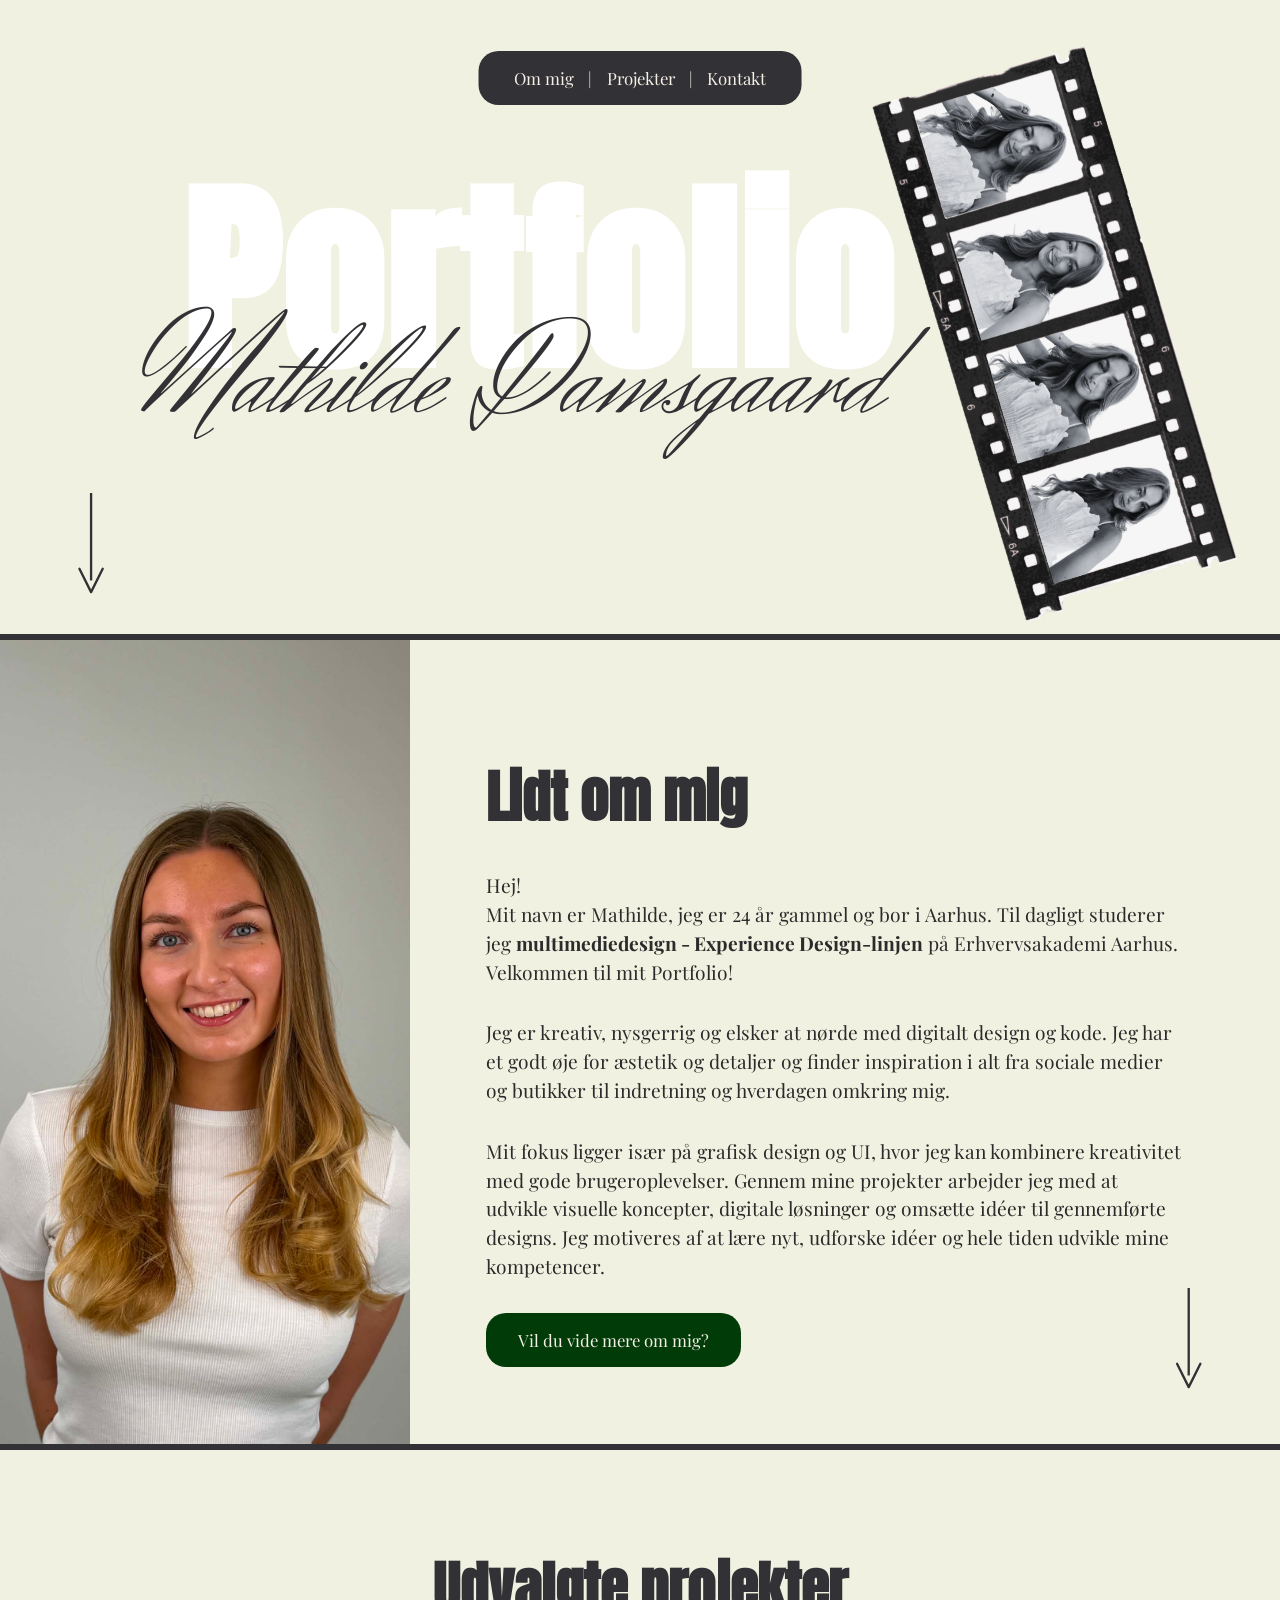
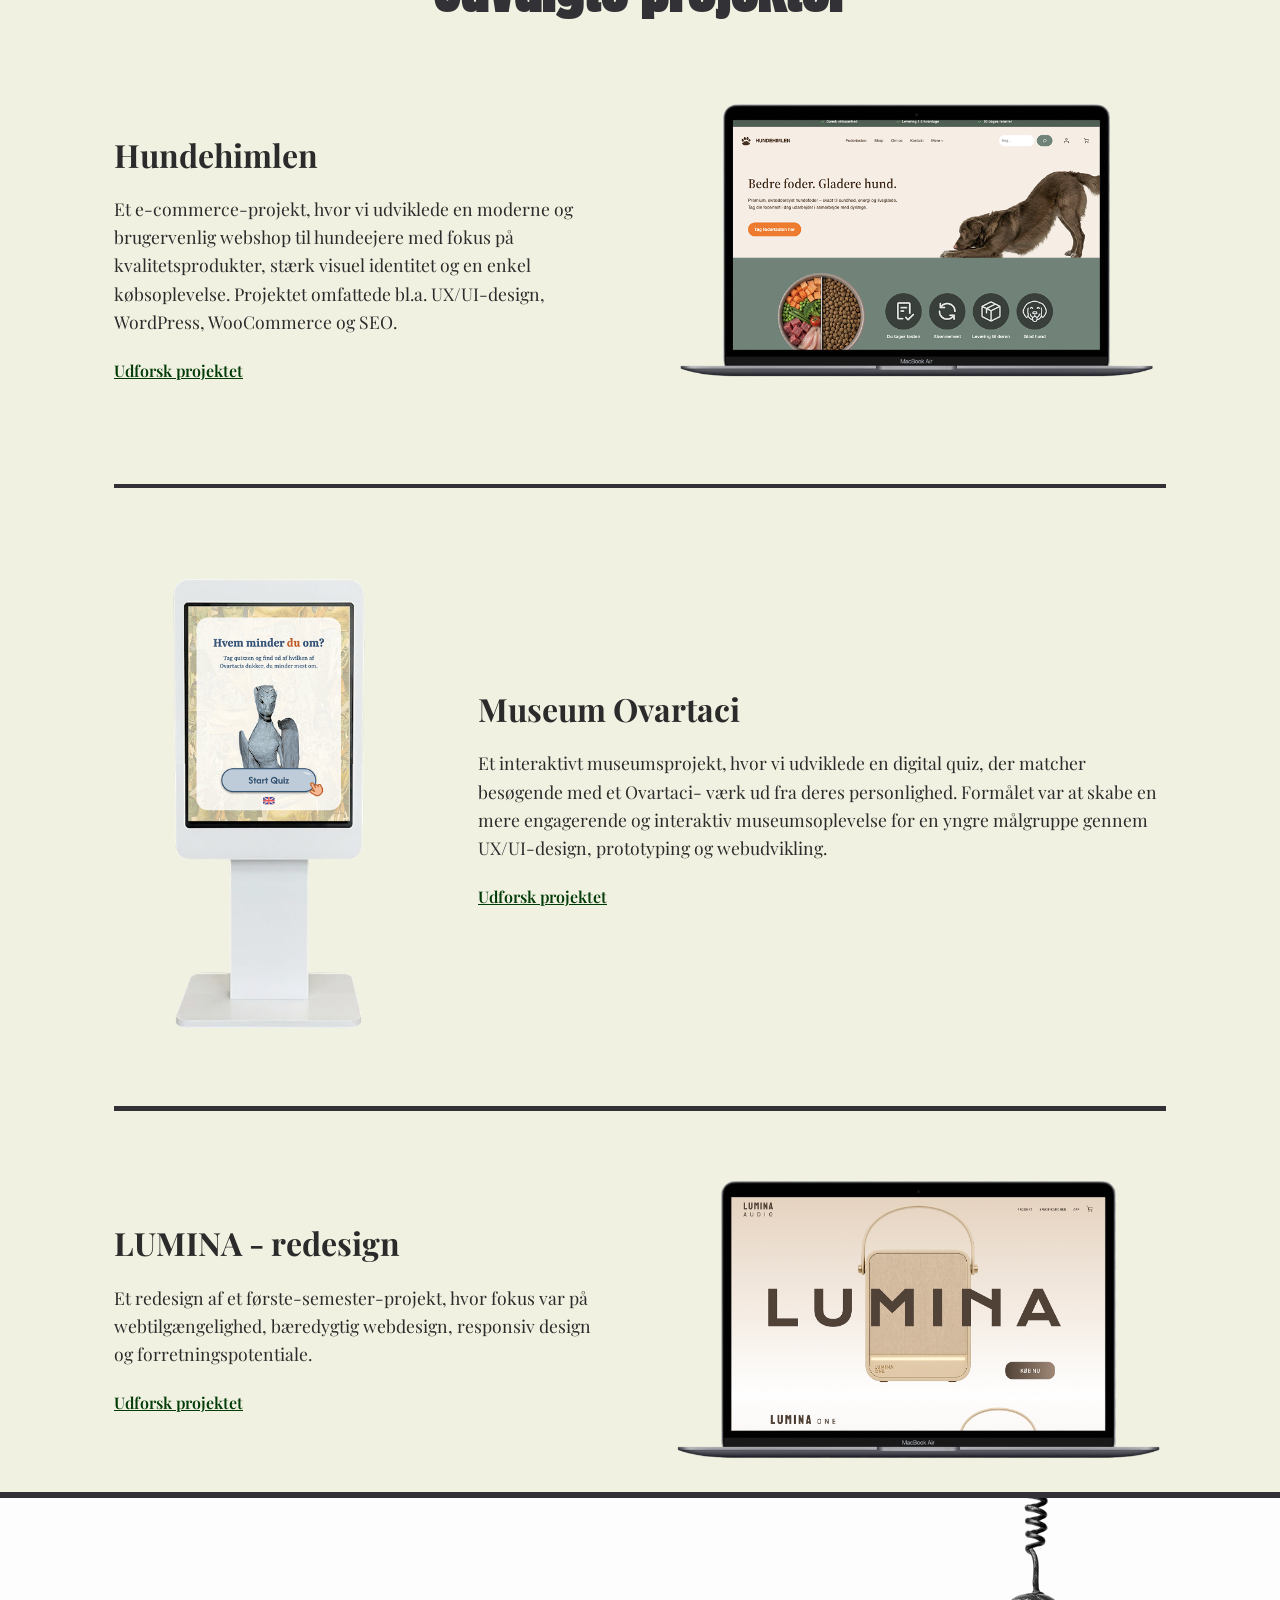
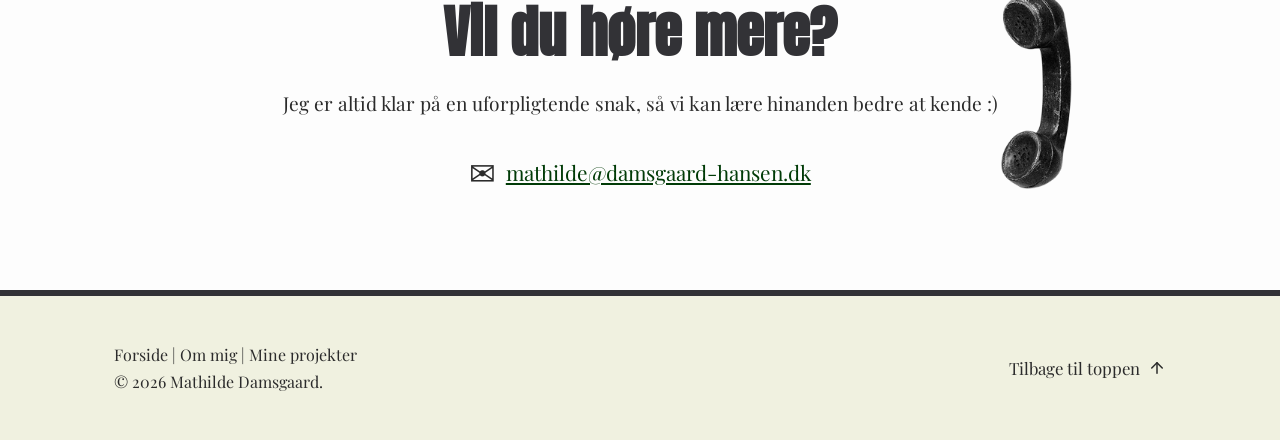
<file: index.html>
<!doctype html>
<html lang="da">
  <head>
    <meta charset="UTF-8" />
    <meta name="viewport" content="width=device-width, initial-scale=1.0" />
    <title>Mathilde Damsgaard | Portfolio</title>

    <!-- Google Fonts: Anton til "PORTFOLIO", Herr Von Muellerhoff til navnet (script), Playfair Display til brødtekst -->
    <link rel="preconnect" href="https://fonts.googleapis.com" />
    <link rel="preconnect" href="https://fonts.gstatic.com" crossorigin />
    <link
      href="https://fonts.googleapis.com/css2?family=Anton&family=Herr+Von+Muellerhoff&family=Playfair+Display:ital,wght@0,400;0,600;1,400&display=swap"
      rel="stylesheet"
    />

    <link rel="stylesheet" href="css/style.css" />
  </head>
  <body>
    <header class="hero" id="top">
      <!-- Navigation -->
      <nav class="hero__nav">
        <a href="ommig.html">Om mig</a>
        <span class="hero__nav-divider">|</span>
        <a href="index.html#projekter">Projekter</a>
        <span class="hero__nav-divider">|</span>
        <a href="index.html#kontakt">Kontakt</a>
      </nav>

      <!-- Baggrundstekst -->
      <h1 class="hero__background-text">Portfolio</h1>

      <!-- Navn i script-font, ligger ovenpå baggrundsteksten -->
      <h2 class="hero__name">Mathilde Damsgaard</h2>

      <!-- Filmstrip-billede -->
      <div class="hero__filmstrip">
        <img src="img/filmstrip.png" alt="Filmstrip med billeder af mig" />
      </div>

      <!-- Pil der peger ned mod næste sektion -->
      <a
        href="index.html#projekter"
        class="hero__scroll-arrow"
        aria-label="Scroll ned til projekter"
      >
        <svg
          width="32"
          height="120"
          viewBox="0 0 24 90"
          xmlns="http://www.w3.org/2000/svg"
        >
          <line
            x1="12"
            y1="0"
            x2="12"
            y2="75"
            stroke="currentColor"
            stroke-width="2"
          />
          <polyline
            points="2,65 12,85 22,65"
            fill="none"
            stroke="currentColor"
            stroke-width="2"
            stroke-linecap="round"
            stroke-linejoin="round"
          />
        </svg>
      </a>

      <!-- Streg i bunden -->
      <div class="hero__divider"></div>
    </header>

    <!-- Intro-sektion under hero -->
    <section class="intro">
      <div class="intro__image">
        <img src="img/damsgaard.jpeg" alt="Mathilde Damsgaard" />
      </div>

      <div class="intro__content">
        <h2 class="projects__title projects__title__mig">Lidt om mig</h2>
        <p class="intro__text">
          Hej!<br />
          Mit navn er Mathilde, jeg er 24 år gammel og bor i Aarhus. Til dagligt
          studerer jeg
          <strong>multimediedesign - Experience Design-linjen</strong> på
          Erhvervsakademi Aarhus. Velkommen til mit Portfolio!
        </p>
        <p class="intro__text">
          Jeg er kreativ, nysgerrig og elsker at nørde med digitalt design og
          kode. Jeg har et godt øje for æstetik og detaljer og finder
          inspiration i alt fra sociale medier og butikker til indretning og
          hverdagen omkring mig.
        </p>
        <p class="intro__text">
          Mit fokus ligger især på grafisk design og UI, hvor jeg kan kombinere
          kreativitet med gode brugeroplevelser. Gennem mine projekter arbejder
          jeg med at udvikle visuelle koncepter, digitale løsninger og omsætte
          idéer til gennemførte designs. Jeg motiveres af at lære nyt, udforske
          idéer og hele tiden udvikle mine kompetencer.
        </p>
        <a href="ommig.html" class="intro__button">Vil du vide mere om mig?</a>
      </div>

      <a
        href="index.html#projekter"
        class="intro__scroll-arrow"
        aria-label="Scroll ned til projekter"
      >
        <svg
          width="34"
          height="120"
          viewBox="0 0 24 90"
          xmlns="http://www.w3.org/2000/svg"
        >
          <line
            x1="12"
            y1="0"
            x2="12"
            y2="75"
            stroke="currentColor"
            stroke-width="2"
          />
          <polyline
            points="2,65 12,85 22,65"
            fill="none"
            stroke="currentColor"
            stroke-width="2"
            stroke-linecap="round"
            stroke-linejoin="round"
          />
        </svg>
      </a>
      <!-- Rød streg i bunden -->
      <div class="hero__divider"></div>
    </section>

    <!-- Projekt-sektion lige under hero -->
    <section class="projects" id="projekter">
      <h2 class="projects__title">Udvalgte projekter</h2>

      <!-- Projekt 1: tekst venstre, billede højre -->
      <div class="project-row project-row--reverse">
        <div class="project-row__image fly-in-left">
          <img
            src="img/hundehimlen-mockup.png"
            alt="Hundehimlen webshop vist på en bærbar computer"
          />
        </div>
        <div class="project-row__text">
          <h3 class="project-row__title">Hundehimlen</h3>
          <p class="project-row__desc">
            Et e-commerce-projekt, hvor vi udviklede en moderne og brugervenlig
            webshop til hundeejere med fokus på kvalitetsprodukter, stærk visuel
            identitet og en enkel købsoplevelse. Projektet omfattede bl.a.
            UX/UI-design, WordPress, WooCommerce og SEO.
          </p>
          <a href="hundehimlen.html" class="project-row__link"
            >Udforsk projektet</a
          >
        </div>
      </div>

      <div class="projects__divider"></div>

      <!-- Projekt 2: billede venstre, tekst højre -->
      <div class="project-row">
        <div class="project-row__image project-row__image--small fly-in-right">
          <img
            src="img/museum-ovartaci-mockup.png"
            alt="Museum Ovartaci quiz vist på en infoskærm"
          />
        </div>
        <div class="project-row__text">
          <h3 class="project-row__title">Museum Ovartaci</h3>
          <p class="project-row__desc">
            Et interaktivt museumsprojekt, hvor vi udviklede en digital quiz,
            der matcher besøgende med et Ovartaci- værk ud fra deres
            personlighed. Formålet var at skabe en mere engagerende og
            interaktiv museumsoplevelse for en yngre målgruppe gennem
            UX/UI-design, prototyping og webudvikling.
          </p>
          <a href="ovartaci.html" class="project-row__link"
            >Udforsk projektet</a
          >
        </div>
      </div>

      <div class="projects__divider"></div>

      <!-- Projekt 1: tekst venstre, billede højre -->
      <div class="project-row project-row--reverse">
        <div class="project-row__image fly-in-left">
          <img
            src="img/lumina-mockup.png"
            alt="LUMINA webshop vist på en bærbar computer"
          />
        </div>
        <div class="project-row__text">
          <h3 class="project-row__title">LUMINA - redesign</h3>
          <p class="project-row__desc">
            Et redesign af et første-semester-projekt, hvor fokus var på
            webtilgængelighed, bæredygtig webdesign, responsiv design og
            forretningspotentiale.
          </p>
          <a href="lumina.html" class="project-row__link">Udforsk projektet</a>
        </div>
      </div>
    </section>

    <!-- Kontakt-sektion nederst på forsiden -->
    <section class="contact-cta" id="kontakt">
      <div class="contact-cta__inner">
        <div class="contact-cta__content">
          <h2 class="contact-cta__title">Vil du høre mere?</h2>

          <p class="contact-cta__text">
            Jeg er altid klar på en uforpligtende snak, så vi kan lære hinanden
            bedre at kende :)
          </p>

          <p class="contact-cta__mail-row">
            <span class="contact-cta__icon">&#9993;</span>
            <a
              href="mailto:mathilde@damsgaard-hansen.dk"
              class="contact-cta__link"
            >
              mathilde@damsgaard-hansen.dk
            </a>
          </p>
        </div>
      </div>

      <!-- Telefon: hænger fast på den grå linje øverst i sektionen -->
      <img
        src="img/telefon.png"
        alt="Illustration af gammeldags telefonrør"
        class="contact-cta__phone"
      />
      <div class="hero__divider"></div>
      <div class="hero__divider"></div>
    </section>

    <footer class="footer">
      <!-- Venstre side -->
      <div class="footer__left">
        <p class="footer__nav">
          <a href="index.html">Forside</a> | <a href="ommig.html">Om mig</a> |
          <a href="hundehimlen.html">Mine projekter</a>
        </p>
        <p>&copy; 2026 Mathilde Damsgaard.</p>
      </div>

      <!-- Højre side: Tilbage til toppen -->
      <a href="#" class="back-to-top-inline">
        Tilbage til toppen
        <svg
          xmlns="http://www.w3.org/2000/svg"
          viewBox="0 0 24 24"
          fill="none"
          stroke="currentColor"
          stroke-width="2"
          stroke-linecap="round"
          stroke-linejoin="round"
        >
          <line x1="12" y1="19" x2="12" y2="5"></line>
          <polyline points="5 12 12 5 19 12"></polyline>
        </svg>
      </a>
    </footer>

    <script>
      // Observerer billederne og tilføjer "is-visible" når de scrolles ind i skærmbilledet
      const flyInElements = document.querySelectorAll(
        ".fly-in-left, .fly-in-right",
      );

      const observer = new IntersectionObserver(
        (entries) => {
          entries.forEach((entry) => {
            if (entry.isIntersecting) {
              entry.target.classList.add("is-visible");
              observer.unobserve(entry.target); // kør kun animationen én gang
            }
          });
        },
        {
          threshold: 0.2, // starter når 20% af billedet er synligt
        },
      );

      flyInElements.forEach((el) => observer.observe(el));
    </script>
  </body>
</html>
</file>
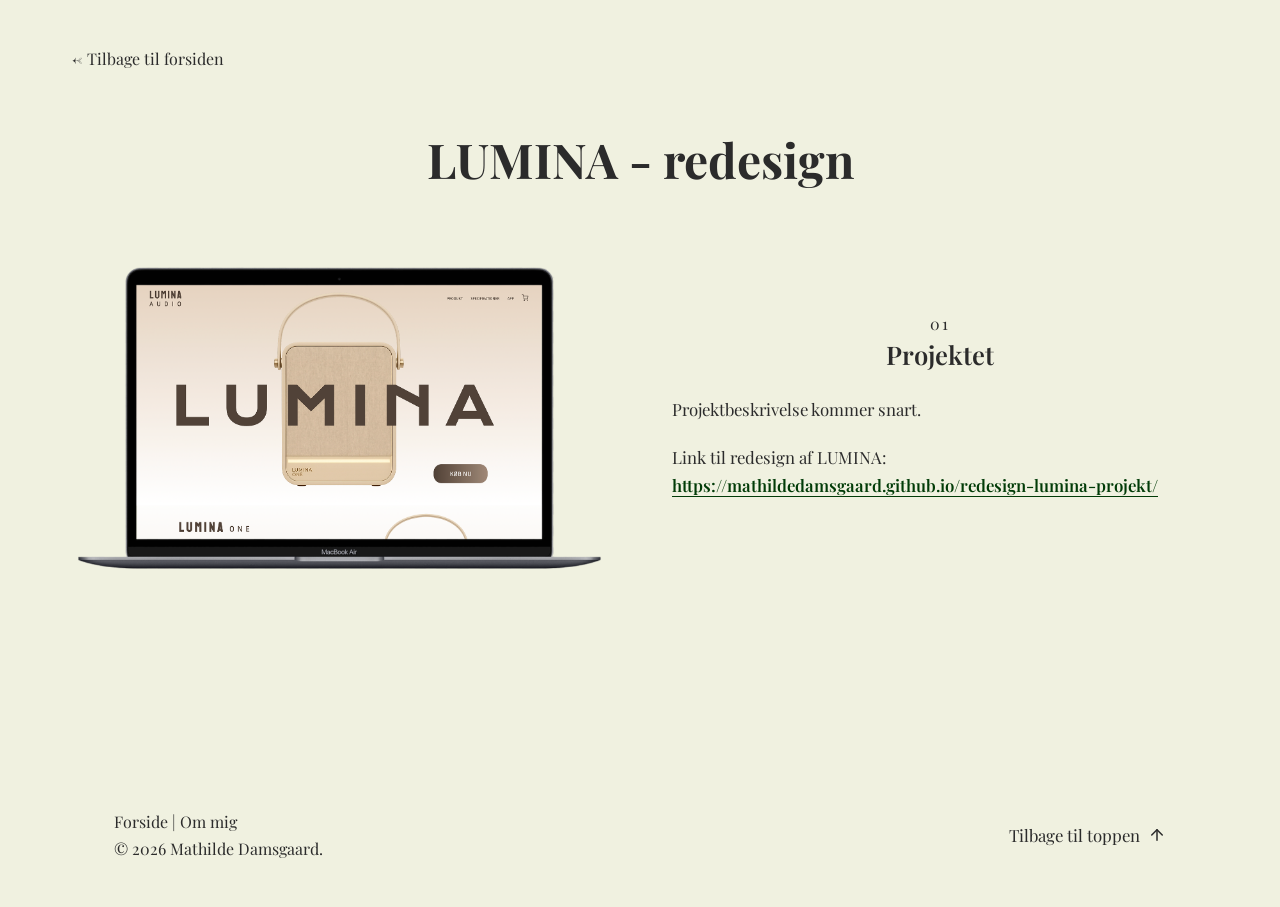
<file: lumina.html>
<!doctype html>
<html lang="da">
  <head>
    <meta charset="UTF-8" />
    <meta name="viewport" content="width=device-width, initial-scale=1.0" />
    <title>LUMINA - redesign | Mathilde Damsgaard</title>

    <link rel="preconnect" href="https://fonts.googleapis.com" />
    <link rel="preconnect" href="https://fonts.gstatic.com" crossorigin />
    <link
      href="https://fonts.googleapis.com/css2?family=Anton&family=Fredoka:wght@600;700&family=Mrs+Saint+Delafield&family=Playfair+Display:ital,wght@0,400;0,600;1,400&display=swap"
      rel="stylesheet"
    />
    <link rel="stylesheet" href="css/style.css" />
  </head>

  <body>
    <main class="case-study" id="top">
      <!-- Link tilbage -->
      <a href="index.html#projekter" class="bio__back"
        >&larr; Tilbage til forsiden</a
      >

      <!-- ===== LUMINA overskrift ===== -->
      <h1 class="project-case__title">LUMINA - redesign</h1>

      <!-- ===== 01 Projektet ===== -->
      <section class="case-row">
        <div class="case-row__image">
          <img
            src="img/lumina-mockup.png"
            alt="LUMINA webshop vist på en bærbar computer"
            class="case-img case-img--laptop"
          />
        </div>
        <div class="case-row__text">
          <div class="case-row__heading">
            <p class="case-row__number">01</p>
            <h2 class="case-row__title">Projektet</h2>
          </div>
          <p class="case-row__desc">Projektbeskrivelse kommer snart.</p>
          <p class="case-row__desc">
            Link til redesign af LUMINA:
            <a
              href="https://mathildedamsgaard.github.io/redesign-lumina-projekt/"
              class="case-row__link"
              target="_blank"
              rel="noopener noreferrer"
              >https://mathildedamsgaard.github.io/redesign-lumina-projekt/</a
            >
          </p>
        </div>
      </section>
    </main>

    <!-- Footer -->
    <footer class="footer">
      <div class="footer__left">
        <p class="footer__nav">
          <a href="index.html">Forside</a> | <a href="ommig.html">Om mig</a>
        </p>
        <p>&copy; 2026 Mathilde Damsgaard.</p>
      </div>

      <a href="#top" class="back-to-top-inline">
        Tilbage til toppen
        <svg
          xmlns="http://www.w3.org/2000/svg"
          viewBox="0 0 24 24"
          fill="none"
          stroke="currentColor"
          stroke-width="2"
          stroke-linecap="round"
          stroke-linejoin="round"
        >
          <line x1="12" y1="19" x2="12" y2="5"></line>
          <polyline points="5 12 12 5 19 12"></polyline>
        </svg>
      </a>
    </footer>
  </body>
</html>
</file>
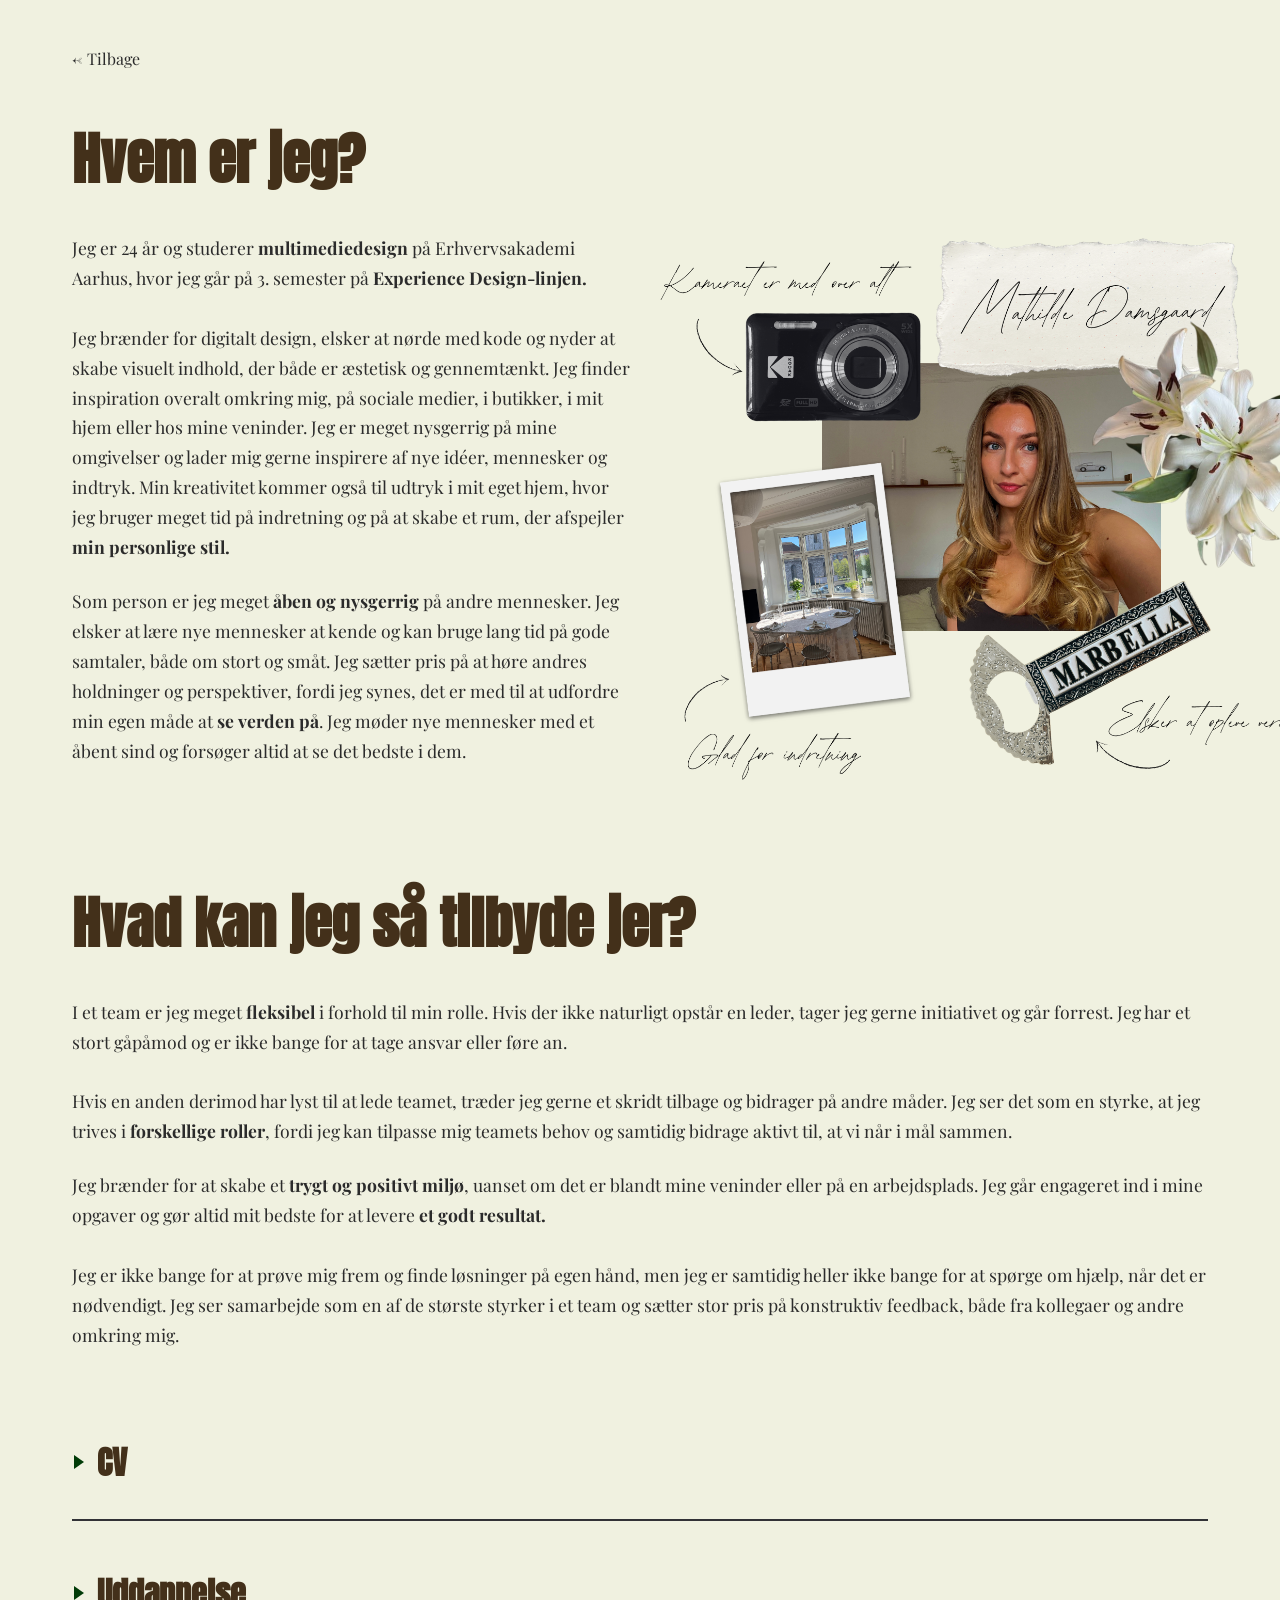
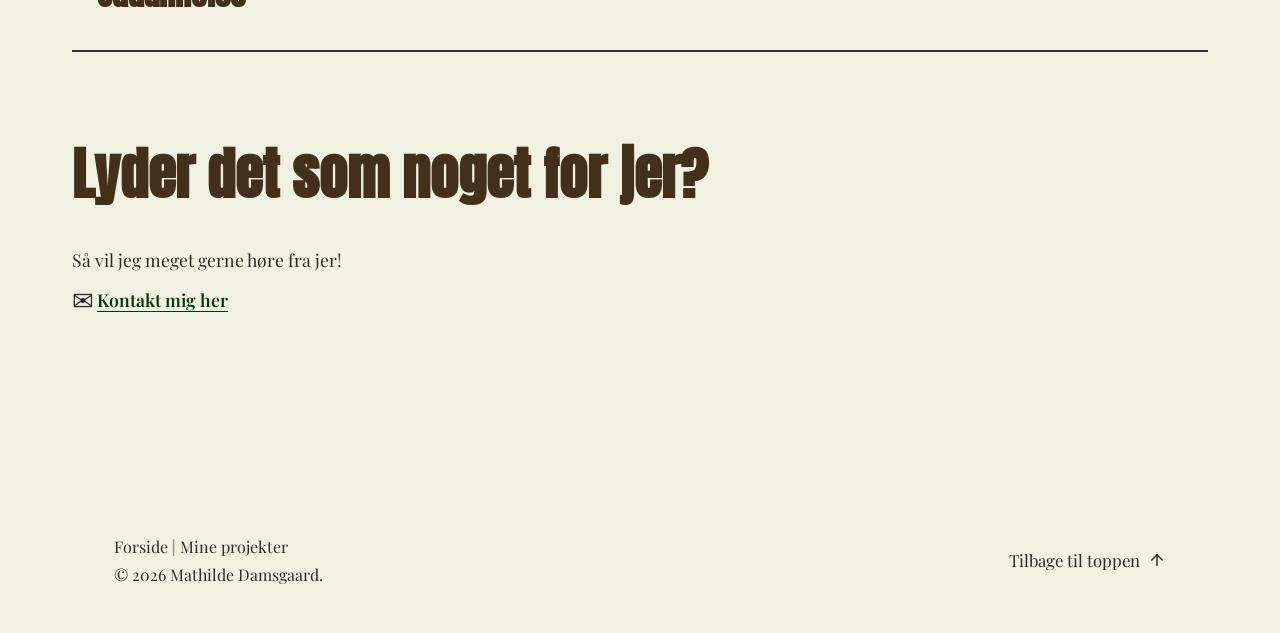
<file: ommig.html>
<!doctype html>
<html lang="da">
  <head>
    <meta charset="UTF-8" />
    <meta name="viewport" content="width=device-width, initial-scale=1.0" />
    <title>Om mig | Mathilde Damsgaard</title>

    <link rel="preconnect" href="https://fonts.googleapis.com" />
    <link rel="preconnect" href="https://fonts.gstatic.com" crossorigin />
    <link
      href="https://fonts.googleapis.com/css2?family=Anton&family=Fredoka:wght@600;700&family=Mrs+Saint+Delafield&family=Playfair+Display:ital,wght@0,400;0,600;1,400&display=swap"
      rel="stylesheet"
    />

    <link rel="stylesheet" href="css/style.css" />
  </head>
  <body>
    <main class="bio">
      <!-- Link tilbage til forsiden -->
      <a href="index.html" class="bio__back">&larr; Tilbage</a>

      <!-- ===== Hvem er jeg ===== -->
      <section class="bio-section">
        <h2 class="bio-section__title">Hvem er jeg?</h2>

        <div class="bio-section__body">
          <div class="bio-section__text">
            <p>
              Jeg er 24 år og studerer <strong>multimediedesign</strong> på
              Erhvervsakademi Aarhus, hvor jeg går på 3. semester på
              <strong>Experience Design-linjen.</strong><br /><br />
              Jeg brænder for digitalt design, elsker at nørde med kode og nyder
              at skabe visuelt indhold, der både er æstetisk og gennemtænkt. Jeg
              finder inspiration overalt omkring mig, på sociale medier, i
              butikker, i mit hjem eller hos mine veninder. Jeg er meget
              nysgerrig på mine omgivelser og lader mig gerne inspirere af nye
              idéer, mennesker og indtryk. Min kreativitet kommer også til
              udtryk i mit eget hjem, hvor jeg bruger meget tid på indretning og
              på at skabe et rum, der afspejler
              <strong>min personlige stil.</strong>
            </p>
            <p>
              Som person er jeg meget <strong>åben og nysgerrig</strong> på
              andre mennesker. Jeg elsker at lære nye mennesker at kende og kan
              bruge lang tid på gode samtaler, både om stort og småt. Jeg sætter
              pris på at høre andres holdninger og perspektiver, fordi jeg
              synes, det er med til at udfordre min egen måde at
              <strong>se verden på</strong>. Jeg møder nye mennesker med et
              åbent sind og forsøger altid at se det bedste i dem.
            </p>
          </div>

          <div class="bio-section__photos bio-section__photos--single">
            <img
              src="img/detaljer.png"
              alt="Billede af mig ved en Expo stand"
              class="bio-photo-detaljer"
            />
          </div>
        </div>
      </section>

      <!-- ===== Hvad kan jeg tilbyde ===== -->
      <section class="bio-section">
        <h2 class="bio-section__title">Hvad kan jeg så tilbyde jer?</h2>

        <div class="bio-section__body">
          <div class="bio-section__text">
            <p>
              I et team er jeg meget <strong>fleksibel</strong> i forhold til
              min rolle. Hvis der ikke naturligt opstår en leder, tager jeg
              gerne initiativet og går forrest. Jeg har et stort gåpåmod og er
              ikke bange for at tage ansvar eller føre an.<br /><br />
              Hvis en anden derimod har lyst til at lede teamet, træder jeg
              gerne et skridt tilbage og bidrager på andre måder. Jeg ser det
              som en styrke, at jeg trives i
              <strong>forskellige roller</strong>, fordi jeg kan tilpasse mig
              teamets behov og samtidig bidrage aktivt til, at vi når i mål
              sammen.
            </p>
            <p>
              Jeg brænder for at skabe et
              <strong>trygt og positivt miljø</strong>, uanset om det er blandt
              mine veninder eller på en arbejdsplads. Jeg går engageret ind i
              mine opgaver og gør altid mit bedste for at levere
              <strong>et godt resultat.</strong><br /><br />
              Jeg er ikke bange for at prøve mig frem og finde løsninger på egen
              hånd, men jeg er samtidig heller ikke bange for at spørge om
              hjælp, når det er nødvendigt. Jeg ser samarbejde som en af de
              største styrker i et team og sætter stor pris på konstruktiv
              feedback, både fra kollegaer og andre omkring mig.
            </p>
          </div>

          <!-- <div class="bio-section__photos bio-section__photos--single">
            <img
              src="img/expobillede.png"
              alt="Billede af mig ved en Expo stand"
              class="bio-photo"
            />
          </div> -->
        </div>
      </section>

      <!-- ===== CV & Uddannelse ===== -->
      <section class="bio-section">
        <details class="accordion">
          <summary class="accordion__summary">
            <span class="accordion__arrow"></span> CV
          </summary>
          <div class="accordion__content">
            <div class="cv-item">
              <p class="cv-item__title">Butiksansvarlig – De 5 Gaarde</p>
              <p class="cv-item__date">December 2024 (pop-up butik)</p>
            </div>
            <div class="cv-item">
              <p class="cv-item__title">Produktionsmedarbejder – Alma by G</p>
              <p class="cv-item__date">
                Maj 2024 – Juni 2024 og Januar 2025 – April 2025
              </p>
            </div>
            <div class="cv-item">
              <p class="cv-item__title">
                Pædagogmedhjælper – Landsbyordningen Ejer Bavnehøj
              </p>
              <p class="cv-item__date">August 2022 – August 2025</p>
            </div>
            <div class="cv-item">
              <p class="cv-item__title">Tjener – Restaurant Pynten</p>
              <p class="cv-item__date">Maj 2021 – November 2022</p>
            </div>
            <div class="cv-item">
              <p class="cv-item__title">
                Opvasker – Landsbyordningen Ejer Bavnehøj
              </p>
              <p class="cv-item__date">2019 – 2022</p>
            </div>
            <div class="cv-item">
              <p class="cv-item__title">
                Butiksassistent – Daglig Brugsen Tebstrup
              </p>
              <p class="cv-item__date">2017 – 2018</p>
            </div>
            <a
              href="img/CV - Mathilde Damsgaard.pdf"
              class="case-row__link"
              target="_blank"
              rel="noopener noreferrer"
            >
              Se mit CV her
            </a>
          </div>
        </details>

        <div class="accordion__divider"></div>

        <details class="accordion">
          <summary class="accordion__summary">
            <span class="accordion__arrow"></span> Uddannelse
          </summary>
          <div class="accordion__content">
            <div class="cv-item">
              <p class="cv-item__title">Erhvervsakademiet Aarhus</p>
              <p class="cv-item__date">2025 – nu</p>
            </div>
            <div class="cv-item">
              <p class="cv-item__title">
                Skanderborg Gymnasium – Samfundsfag A / Matematik A
              </p>
              <p class="cv-item__date">2019 – 2022</p>
            </div>
            <div class="cv-item">
              <p class="cv-item__title">Nørre Åby Efterskole</p>
              <p class="cv-item__date">2018 – 2019</p>
            </div>
            <div class="cv-item">
              <p class="cv-item__title">
                Ejer Bavnehøj Skolen og Niels Ebbesen Skolen
              </p>
              <p class="cv-item__date">2008 – 2018</p>
            </div>
          </div>
        </details>

        <div class="accordion__divider"></div>
      </section>

      <!-- ===== Kontakt ===== -->
      <section class="bio-section">
        <h2 class="bio-section__title">Lyder det som noget for jer?</h2>
        <p class="bio-section__closing">Så vil jeg meget gerne høre fra jer!</p>
        <p class="bio__contact-row">
          <span class="bio__contact-icon">&#9993;</span>
          <a
            href="mailto:mathilde@damsgaard-hansen.dk"
            class="bio__contact-link"
            >Kontakt mig her</a
          >
        </p>
      </section>
    </main>
    <footer class="footer">
      <!-- Venstre side -->
      <div class="footer__left">
        <p class="footer__nav">
          <a href="index.html">Forside</a> |
          <a href="hundehimlen.html">Mine projekter</a>
        </p>
        <p>&copy; 2026 Mathilde Damsgaard.</p>
      </div>

      <!-- Højre side: Tilbage til toppen -->
      <a href="#" class="back-to-top-inline">
        Tilbage til toppen
        <svg
          xmlns="http://www.w3.org/2000/svg"
          viewBox="0 0 24 24"
          fill="none"
          stroke="currentColor"
          stroke-width="2"
          stroke-linecap="round"
          stroke-linejoin="round"
        >
          <line x1="12" y1="19" x2="12" y2="5"></line>
          <polyline points="5 12 12 5 19 12"></polyline>
        </svg>
      </a>
    </footer>
  </body>
</html>
</file>
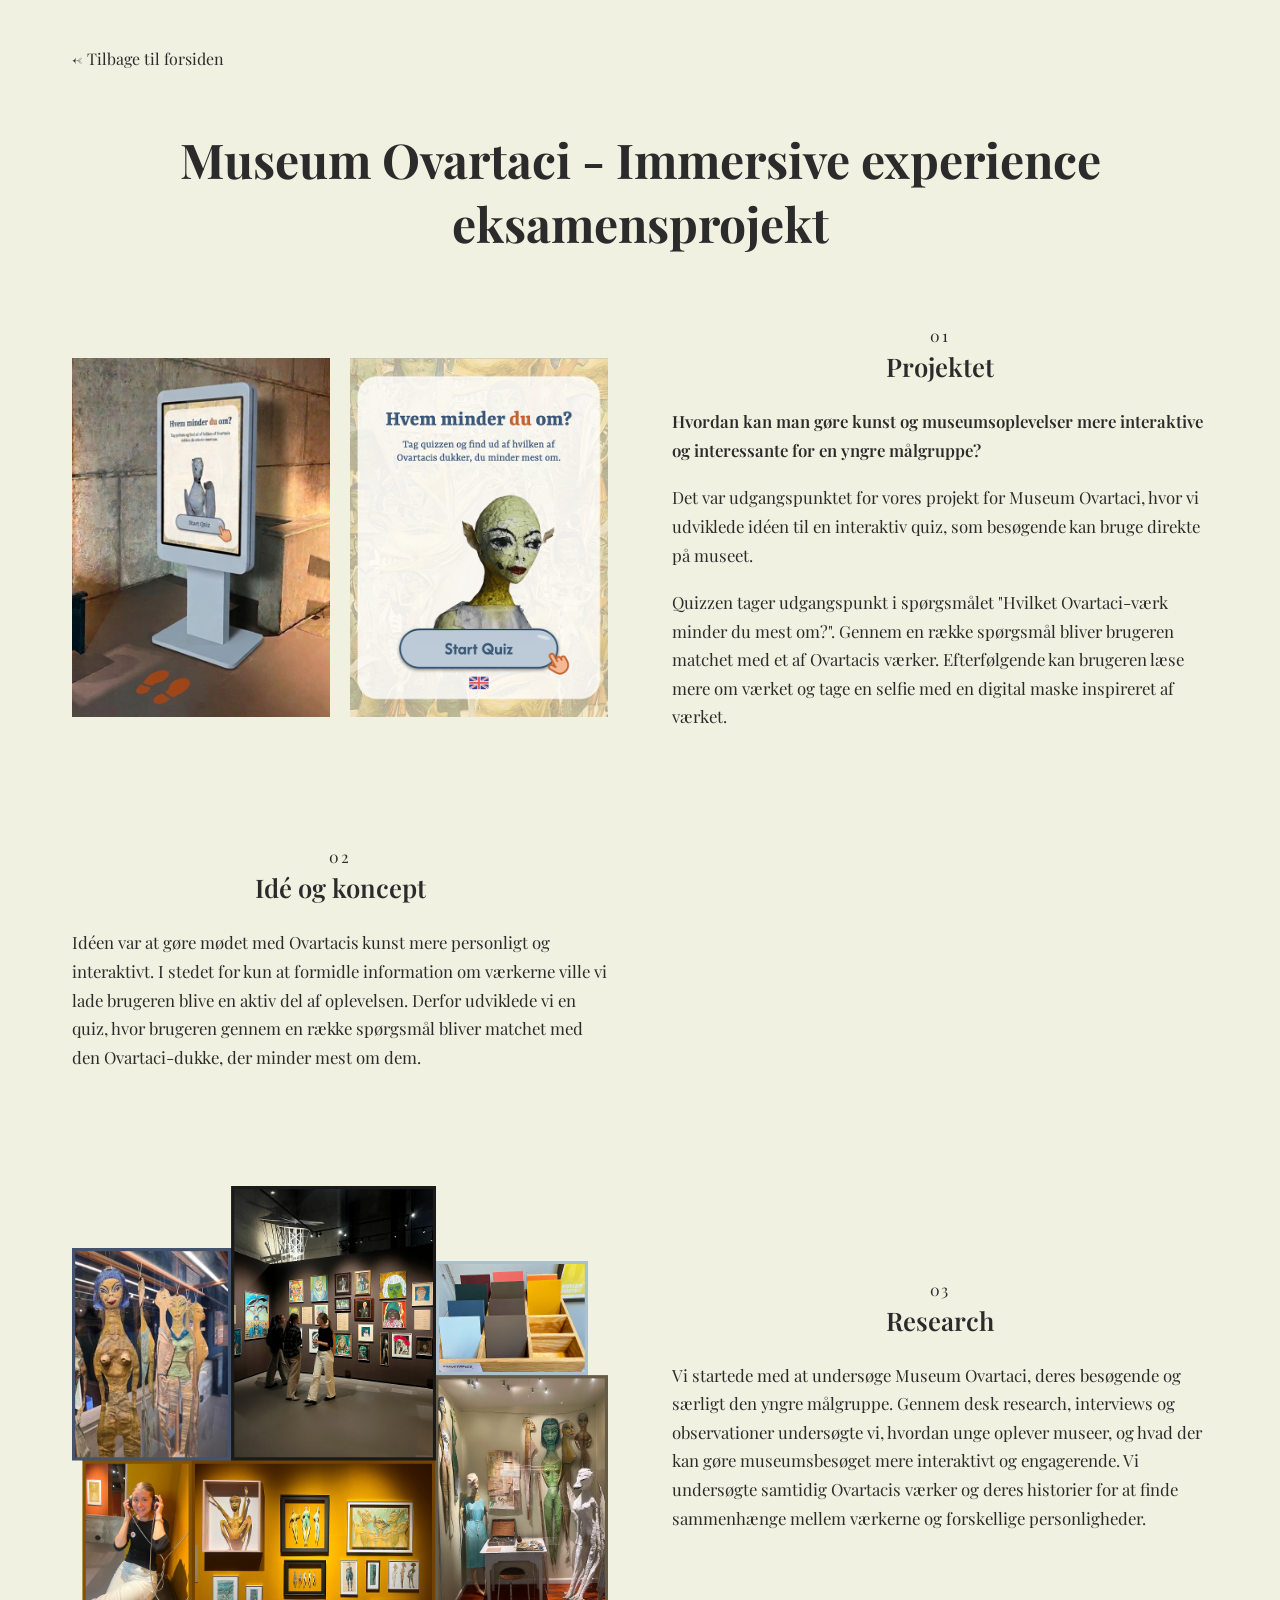
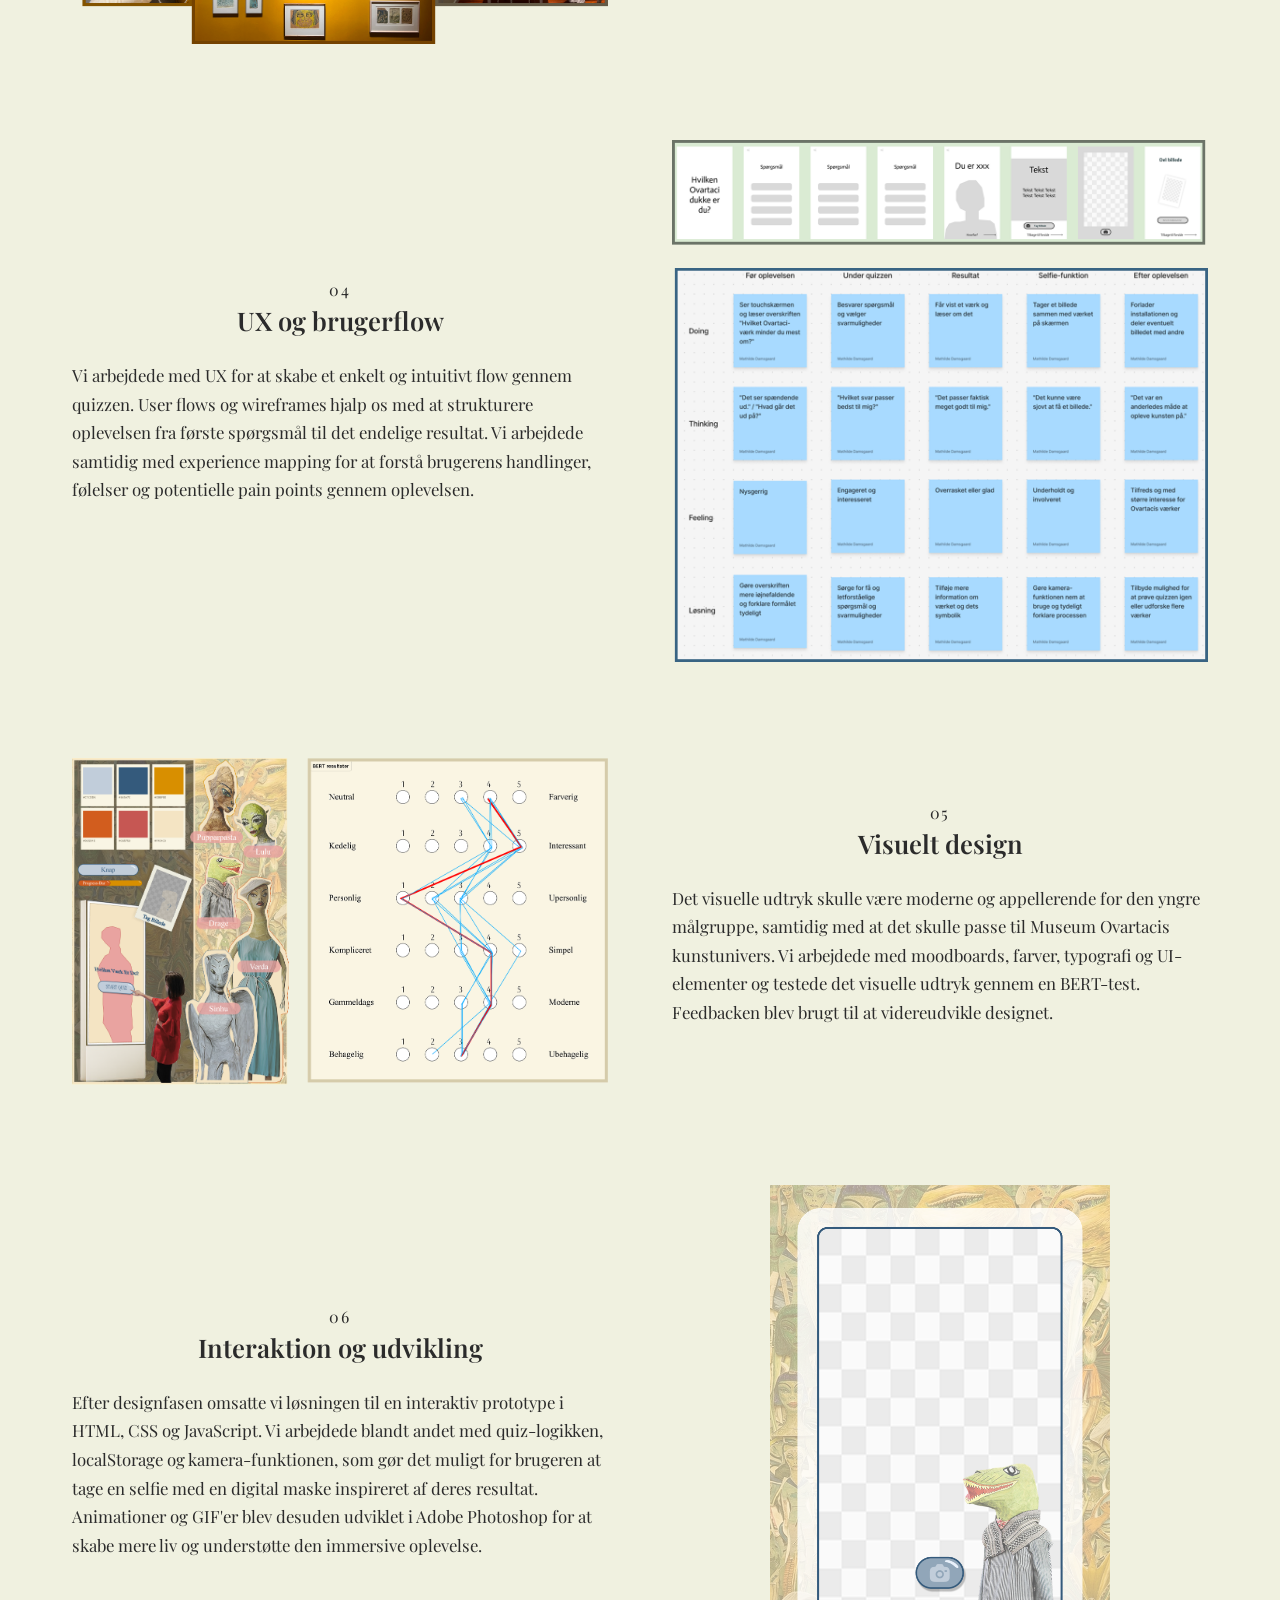
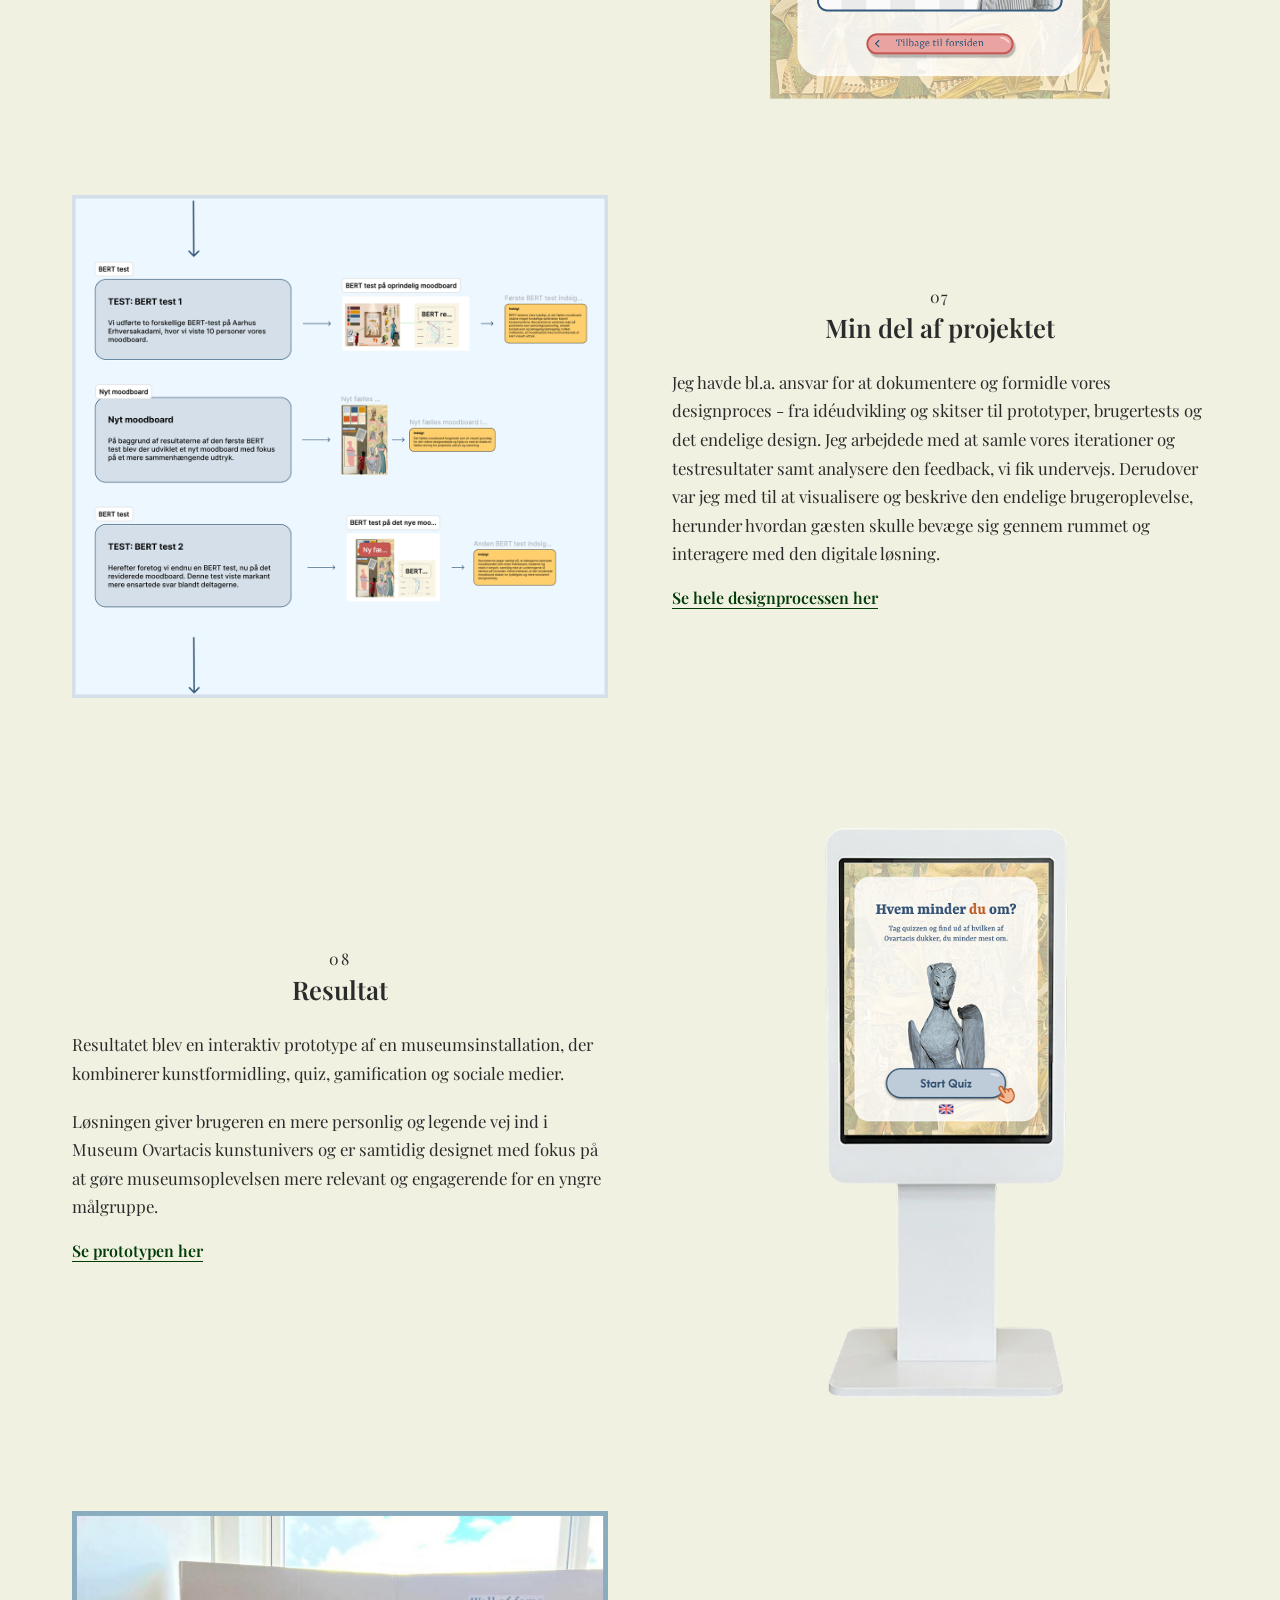
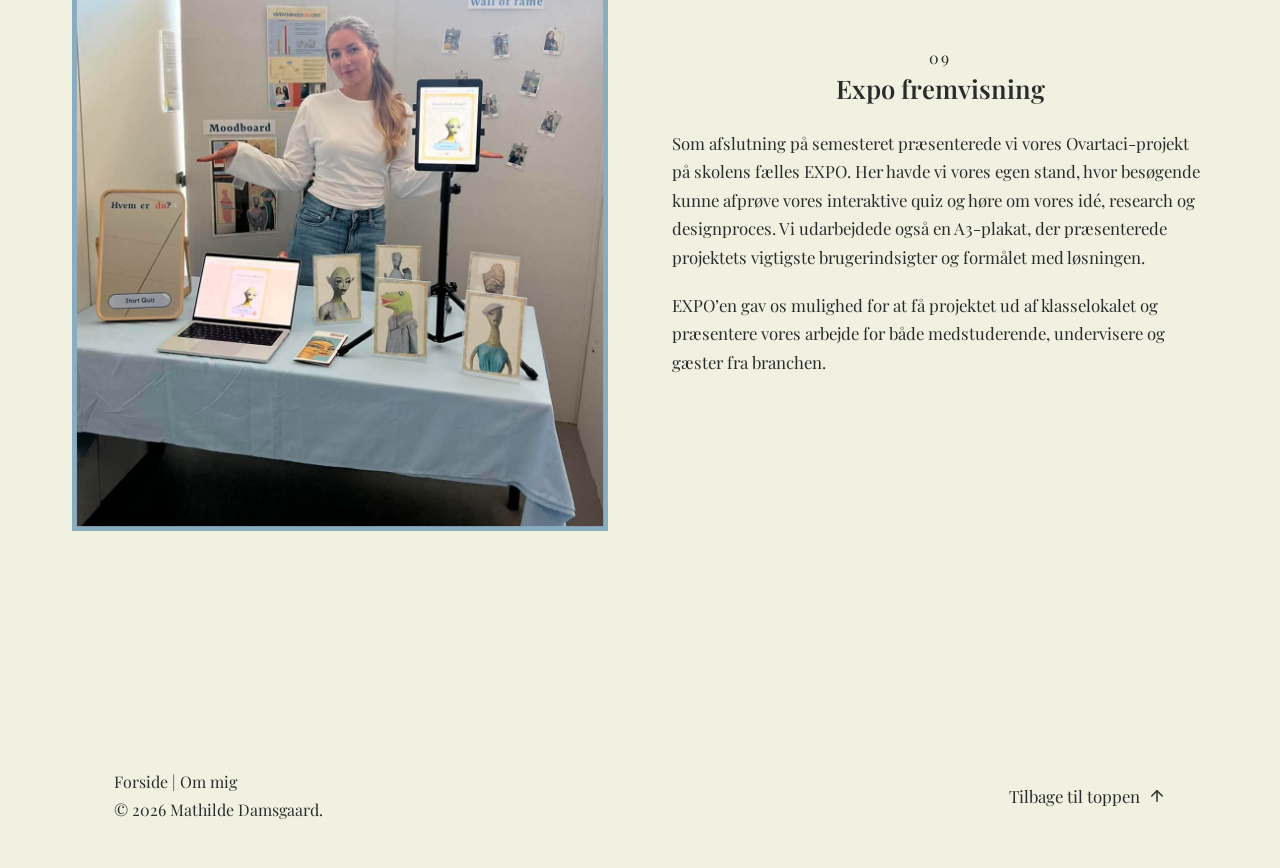
<file: ovartaci.html>
<!doctype html>
<html lang="da">
  <head>
    <meta charset="UTF-8" />
    <meta name="viewport" content="width=device-width, initial-scale=1.0" />
    <title>Museum Ovartaci | Mathilde Damsgaard</title>

    <link rel="preconnect" href="https://fonts.googleapis.com" />
    <link rel="preconnect" href="https://fonts.gstatic.com" crossorigin />
    <link
      href="https://fonts.googleapis.com/css2?family=Anton&family=Fredoka:wght@600;700&family=Mrs+Saint+Delafield&family=Playfair+Display:ital,wght@0,400;0,600;1,400&display=swap"
      rel="stylesheet"
    />
    <link rel="stylesheet" href="css/style.css" />
  </head>

  <body>
    <main class="case-study" id="top">
      <!-- Link tilbage -->
      <a href="index.html#projekter" class="bio__back"
        >&larr; Tilbage til forsiden</a
      >

      <!-- ===== Ovartaci overskrift ===== -->
      <h1 class="project-case__title">
        Museum Ovartaci - Immersive experience eksamensprojekt
      </h1>

      <!-- ===== 01 Projektet ===== -->
      <section class="case-row case-row--project">
      <div class="case-row__image">

  <!-- Venstre billede -->
  <img
    src="img/ovartaci-mockup.png"
    alt="Skulptur fra Museum Ovartaci"
    class="case-img"
  />

  <!-- Højre billede med GIF ovenpå -->
  <div class="case-img-wrapper">
    <img
      src="img/ovartaci-forside.png"
      alt="Forsiden på den interaktive Ovartaci-quiz"
      class="case-img"
    />

    <img
      src="img/forside.gif"
      alt=""
      class="case-img__gif"
    />
  </div>

</div>

  </div>
        </div>
        <div class="case-row__text">
          <div class="case-row__heading">
            <p class="case-row__number">01</p>
            <h2 class="case-row__title">Projektet</h2>
          </div>
        <p class="case-row__desc case-row__desc--bold">
      Hvordan kan man gøre kunst og museumsoplevelser mere interaktive og
      interessante for en yngre målgruppe?
    </p>

    <p class="case-row__desc">
      Det var udgangspunktet for vores projekt for Museum Ovartaci, hvor
      vi udviklede idéen til en interaktiv quiz, som besøgende kan bruge
      direkte på museet.
    </p>

    <p class="case-row__desc">
      Quizzen tager udgangspunkt i spørgsmålet "Hvilket Ovartaci-værk
      minder du mest om?". Gennem en række spørgsmål bliver brugeren
      matchet med et af Ovartacis værker. Efterfølgende kan brugeren læse
      mere om værket og tage en selfie med en digital maske inspireret af
      værket.
    </p>
        </div>
      </section>

      <!-- ===== 02 Idé og koncept ===== -->
      <section class="case-row case-row--reverse">
        <div class="case-row__image">
          <video
            src="img/ovartaci-quiz.mov"
             autoplay
            muted
            loop
            playsinline
            class="case-img case-img--video"
          ></video>
        </div>
        <div class="case-row__text">
          <div class="case-row__heading">
            <p class="case-row__number">02</p>
            <h2 class="case-row__title">Idé og koncept</h2>
          </div>
          <p class="case-row__desc">
            Idéen var at gøre mødet med Ovartacis kunst mere personligt og interaktivt. I stedet for kun at formidle information om værkerne ville vi lade brugeren blive en aktiv del af oplevelsen. Derfor udviklede vi en quiz, hvor brugeren gennem en række spørgsmål bliver matchet med den Ovartaci-dukke, der minder mest om dem.
          </p>
        </div>
      </section>


       <!-- ===== 03 Research ===== -->
      <section class="case-row">
        <div class="case-row__image">
          <img
      src="img/ovartaci-research.png"
      alt="Billeder fra Museum Ovartaci"
      class="case-img"
    />

        </div>
        <div class="case-row__text">
          <div class="case-row__heading">
            <p class="case-row__number">03</p>
            <h2 class="case-row__title">Research</h2>
          </div>
          <p class="case-row__desc">
           Vi startede med at undersøge Museum Ovartaci, deres besøgende og særligt den yngre målgruppe. Gennem desk research, interviews og observationer undersøgte vi, hvordan unge oplever museer, og hvad der kan gøre museumsbesøget mere interaktivt og engagerende. Vi undersøgte samtidig Ovartacis værker og deres historier for at finde sammenhænge mellem værkerne og forskellige personligheder.
          </p>
        </div>
      </section>

      <!-- ===== 04 UX og brugerflow ===== -->
      <section class="case-row case-row--reverse">
        <div class="case-row__image">
          <img
      src="img/ovartaci-brugerflow.png"
      alt="Brugerflow og experience mapping"
      class="case-img"
    />

        </div>
        <div class="case-row__text">
          <div class="case-row__heading">
            <p class="case-row__number">04</p>
            <h2 class="case-row__title">UX og brugerflow</h2>
          </div>
          <p class="case-row__desc">
           Vi arbejdede med UX for at skabe et enkelt og intuitivt flow gennem quizzen. User flows og wireframes hjalp os med at strukturere oplevelsen fra første spørgsmål til det endelige resultat. Vi arbejdede samtidig med experience mapping for at forstå brugerens handlinger, følelser og potentielle pain points gennem oplevelsen.
          </p>
        </div>
      </section>

      <!-- ===== 05 Visuelt design ===== -->
      <section class="case-row">
        <div class="case-row__image">
          <img
      src="img/ovartaci-moodboard.png"
      alt="Moodboard for visuel design og BERT-test"
      class="case-img"
    />

        </div>
        <div class="case-row__text">
          <div class="case-row__heading">
            <p class="case-row__number">05</p>
            <h2 class="case-row__title">Visuelt design</h2>
          </div>
          <p class="case-row__desc">
           Det visuelle udtryk skulle være moderne og appellerende for den yngre målgruppe, samtidig med at det skulle passe til Museum Ovartacis kunstunivers. Vi arbejdede med moodboards, farver, typografi og UI-elementer og testede det visuelle udtryk gennem en BERT-test. Feedbacken blev brugt til at videreudvikle designet.
          </p>
        </div>
      </section>

      <!-- ===== 06 Interaktion og udvikling ===== -->
      <section class="case-row case-row--reverse">
        <div class="case-row__image">
          <img
      src="img/ovartaci-kameraside.png"
      alt="Kameraside med digital dukke-maske"
      class="case-img case-img--kamera"
    />

        </div>
        <div class="case-row__text">
          <div class="case-row__heading">
            <p class="case-row__number">06</p>
            <h2 class="case-row__title">Interaktion og udvikling</h2>
          </div>
          <p class="case-row__desc">
           Efter designfasen omsatte vi løsningen til en interaktiv prototype i HTML, CSS og JavaScript. Vi arbejdede blandt andet med quiz-logikken, localStorage og kamera-funktionen, som gør det muligt for brugeren at tage en selfie med en digital maske inspireret af deres resultat. Animationer og GIF'er blev desuden udviklet i Adobe Photoshop for at skabe mere liv og understøtte den immersive oplevelse.
        </div>
      </section>

      <!-- ===== 07 Min del af projektet ===== -->
      <section class="case-row">
        <div class="case-row__image">
          <img
      src="img/ovartaci-designprocess.png"
      alt="Designprocess for Ovartaci-projektet"
      class="case-img"
    />

        </div>
        <div class="case-row__text">
          <div class="case-row__heading">
            <p class="case-row__number">07</p>
            <h2 class="case-row__title">Min del af projektet</h2>
          </div>
          <p class="case-row__desc">
           Jeg havde bl.a. ansvar for at dokumentere og formidle vores designproces - fra idéudvikling og skitser til prototyper, brugertests og det endelige design. Jeg arbejdede med at samle vores iterationer og testresultater samt analysere den feedback, vi fik undervejs. Derudover var jeg med til at visualisere og beskrive den endelige brugeroplevelse, herunder hvordan gæsten skulle bevæge sig gennem rummet og interagere med den digitale løsning.
          </p>
          <a
            href="https://www.figma.com/design/dNLNH7sdIJT8SLfwJPxD9u/Interactive-Experience-eksamen---Emilia--Mathilde--Mikkeline-og-Olivia?node-id=1677-2318&p=f&m=dev"
            class="case-row__link"
            target="_blank"
            rel="noopener noreferrer"
          >
            Se hele designprocessen her
          </a>
        </div>
      </section>


      <!-- ===== 08 Resultat ===== -->
      <section class="case-row case-row--reverse">
        <div class="case-row__image">
          <img
            src="img/museum-ovartaci-mockup.png"
            alt="Ovartaci-quiz vist på en infoskærm"
            class="case-img case-img--kiosk"
          />
        </div>
        <div class="case-row__text">
          <div class="case-row__heading">
            <p class="case-row__number">08</p>
            <h2 class="case-row__title">Resultat</h2>
          </div>
          <p class="case-row__desc">
            Resultatet blev en interaktiv prototype af en museumsinstallation,
            der kombinerer kunstformidling, quiz, gamification og sociale
            medier.
          </p>
          <p class="case-row__desc">
            Løsningen giver brugeren en mere personlig og legende vej ind i
            Museum Ovartacis kunstunivers og er samtidig designet med fokus på
            at gøre museumsoplevelsen mere relevant og engagerende for en yngre
            målgruppe.
          </p>
          <a
            href="https://interactive-experience.mathildedamsgaard.dk/"
            class="case-row__link"
            target="_blank"
            rel="noopener noreferrer"
            >Se prototypen her</a
          >
        </div>
      </section>

      <!-- ===== 09 Expo fremvisning ===== -->
      <section class="case-row">
        <div class="case-row__image">
          <img
      src="img/ovartaci-expo.png"
      alt="Mig til expo-fremvisningen"
      class="case-img"
    />

        </div>
        <div class="case-row__text">
          <div class="case-row__heading">
            <p class="case-row__number">09</p>
            <h2 class="case-row__title">Expo fremvisning</h2>
          </div>
          <p class="case-row__desc">
           Som afslutning på semesteret præsenterede vi vores Ovartaci-projekt på skolens fælles EXPO. Her havde vi vores egen stand, hvor besøgende kunne afprøve vores interaktive quiz og høre om vores idé, research og designproces. Vi udarbejdede også en A3-plakat, der præsenterede projektets vigtigste brugerindsigter og formålet med løsningen.
          </p>
          <p class="case-row__desc">
           EXPO’en gav os mulighed for at få projektet ud af klasselokalet og præsentere vores arbejde for både medstuderende, undervisere og gæster fra branchen.
        </div>
      </section>
    </main>

    

    <!-- Footer -->
    <footer class="footer">
      <div class="footer__left">
        <p class="footer__nav">
          <a href="index.html">Forside</a> | <a href="ommig.html">Om mig</a>
        </p>
        <p>&copy; 2026 Mathilde Damsgaard.</p>
      </div>

      <a href="#top" class="back-to-top-inline">
        Tilbage til toppen
        <svg
          xmlns="http://www.w3.org/2000/svg"
          viewBox="0 0 24 24"
          fill="none"
          stroke="currentColor"
          stroke-width="2"
          stroke-linecap="round"
          stroke-linejoin="round"
        >
          <line x1="12" y1="19" x2="12" y2="5"></line>
          <polyline points="5 12 12 5 19 12"></polyline>
        </svg>
      </a>
    </footer>
  </body>
</html>
</file>
<file: css/style.css>
/* ===== Reset ===== */
* {
  margin: 0;
  padding: 0;
  box-sizing: border-box;
}

body {
  font-family: "Playfair Display", serif;
  background-color: #f0f1e0;
  color: #2b2b2b;
}

/* ===== Hero sektion ===== */
.hero {
  position: relative;
  width: 100%;
  height: 50vw; /* fast højde der passer til indholdet, i stedet for 100vh */
  overflow: hidden;
  background-color: #f0f1e0;
}

/* Stor hvid "PORTFOLIO" tekst i baggrunden */
.hero__background-text {
  position: absolute;
  top: 14vw;
  left: -8vw;
  font-family: "Anton", sans-serif;
  font-size: 16vw;
  line-height: 1;
  color: #ffffff;
  letter-spacing: 0.01em;
  white-space: nowrap;
  user-select: none;
  z-index: 1;
  text-align: center;
  width: 100%;
}
/* Navnet i script-font, ligger ovenpå baggrundsteksten */
.hero__name {
  position: absolute;
  top: 23vw;
  left: 40%;
  transform: translateX(-50%);
  font-family: "Herr Von Muellerhoff", cursive;
  font-size: 10vw;
  font-weight: 400;
  color: #323236;
  z-index: 2;
  white-space: nowrap;
  text-align: center;
  width: 100%;
}

/* Navigationspille øverst */
.hero__nav {
  position: absolute;
  top: 4vw;
  left: 50%;
  transform: translateX(-50%);
  background-color: #323236; /* rustfarve, matcher filmstrippen */
  border-radius: 20px;
  padding: 1rem 2.2rem;
  display: flex;
  align-items: center;
  gap: 0.9rem;
  z-index: 3;
  white-space: nowrap;
}

.hero__nav a {
  font-family: "Playfair Display", serif;
  color: #f5efe6;
  text-decoration: none;
  font-size: 1.05rem;
}

.hero__nav a:hover {
  opacity: 0.8;
}

.hero__nav-divider {
  color: #f5efe6;
}

/* Filmstrip-billede i højre side */
.hero__filmstrip {
  position: absolute;
  right: -8vw;
  top: -13vw;
  width: clamp(180px, 28vw, 420px);
  max-width: none;
  z-index: 2;
  transform: rotate(-20deg);
}

.hero__filmstrip img {
  width: 100%;
  height: 100%;
  object-fit: contain;
  display: block;
  animation: dropIn 1s cubic-bezier(0.34, 1.56, 0.64, 1) both;
}

/* Billedet falder ned fra oven og lander med et lille hop */
@keyframes dropIn {
  0% {
    transform: translate(-50%, -120%);
    opacity: 0;
  }
  100% {
    transform: translate(-50%, 8%);
    opacity: 1;
  }
}

/* Pil der peger ned mod næste sektion */
.hero__scroll-arrow {
  position: absolute;
  left: 6vw;
  bottom: 3vw;
  color: #323236;
  z-index: 2;
  animation: bounceArrow 1.8s ease-in-out infinite;
}

.hero__scroll-arrow svg {
  width: clamp(18px, 2.2vw, 32px);
  height: clamp(68px, 8.2vw, 120px);
}

.hero__scroll-arrow:hover {
  opacity: 0.75;
}

/* Pilen hopper let op og ned for at signalere "scroll her" */
@keyframes bounceArrow {
  0%,
  100% {
    transform: translateY(0);
  }
  50% {
    transform: translateY(14px);
  }
}

/* Rød streg i bunden af sektionen */
.hero__divider {
  position: absolute;
  bottom: 0;
  left: 0;
  width: 100%;
  height: 6px;
  background-color: #323236;
  z-index: 2;
}

/* ===== Intro-sektion under hero ===== */
.intro {
  position: relative;
  display: flex;
  align-items: stretch;
  min-height: 90vh;
  background-color: #f0f1e0;
}

.intro__image {
  flex: 0 0 32%;
}

.intro__image img {
  width: 100%;
  height: 100%;
  object-fit: cover;
  object-position: center top;
  display: block;
}

.intro__content {
  flex: 1;
  display: flex;
  flex-direction: column;
  justify-content: center;
  padding: 4rem 6vw;
  max-width: 850px;
}

.intro__text {
  font-family: "Playfair Display", serif;
  font-size: 1.2rem;
  line-height: 1.5;
  color: #2b2b2b;
  margin-bottom: 2rem;
}

.intro__button {
  display: inline-block;
  align-self: flex-start;
  padding: 1rem 2rem;
  border-radius: 20px;
  background-color: #013b07;
  color: #f5efe6;
  text-decoration: none;
  font-family: "Playfair Display", serif;
  font-size: 1.05rem;
  transition: opacity 0.2s ease;
}

.intro__button:hover {
  opacity: 0.85;
}

/* Pil, centreret lodret i højre side, med samme hop som i hero */
.intro__scroll-arrow {
  position: absolute;
  right: 6vw;
  top: 80%;
  color: #323236;
  animation: bounceArrowCentered 1.8s ease-in-out infinite;
}

.intro__scroll-arrow svg {
  width: clamp(20px, 2.3vw, 34px);
  height: clamp(68px, 8.2vw, 120px);
}

.intro__scroll-arrow:hover {
  opacity: 0.75;
}

@keyframes bounceArrowCentered {
  0%,
  100% {
    transform: translateY(-50%);
  }
  50% {
    transform: translateY(calc(-50% + 14px));
  }
}

@media (max-width: 900px) {
  .intro {
    flex-direction: column;
    min-height: auto;
  }

  .intro__image {
    flex: none;
    height: 60vw;
  }

  .intro__content {
    padding: 2.5rem 6vw;
    max-width: none;
  }

  .intro__scroll-arrow {
    display: none; /* for meget rod på mobil med billede + tekst + pil */
  }
}

/* ===== Projekt-sektion ===== */
.projects {
  max-width: 1100px;
  margin: 0 auto;
  padding: 2rem 1.5rem;
}

.projects__title {
  font-family: "Anton", sans-serif;
  font-weight: 700;
  font-size: 3.5rem;
  text-align: center;
  color: #323236;
  margin-bottom: 4rem;
  margin-top: 4rem;
}

.projects__title__mig {
  text-align: left;
  margin-bottom: 2rem;
  margin-top: 2rem;
}

.project-row {
  display: flex;
  align-items: center;
  gap: 4rem;
  flex-wrap: wrap;
}

/* Vender rækkefølgen om, så billedet ligger til højre */
.project-row--reverse {
  flex-direction: row-reverse;
}

.project-row__image {
  flex: 1 1 380px;
}

.project-row__image img {
  width: 100%;
  display: block;
}

/* Gør kun Museum Ovartaci-billedet mindre */
.project-row__image--small {
  flex: 0 1 300px; /* mindre max-bredde end den almindelige 380px */
  margin: 0 auto; /* centrerer den i sin kolonne */
}

.project-row__text {
  flex: 1 1 380px;
}

.project-row__title {
  font-family: "Playfair Display", serif;
  font-size: 2rem;
  margin-bottom: 1.2rem;
  color: #2b2b2b;
}

.project-row__desc {
  font-size: 1.1rem;
  line-height: 1.6;
  color: #2b2b2b;
  margin-bottom: 1.5rem;
}

.project-row__link {
  color: #013b07;
  font-weight: 600;
}

.project-row__link:hover {
  color: #016d0b;
}

/* Orange streg mellem projekterne */
.projects__divider {
  height: 4.5px;
  background-color: #323236;
  margin: 4rem 0;
}

@media (max-width: 700px) {
  .project-row,
  .project-row--reverse {
    flex-direction: column;
  }
  .bio-section__body {
    flex-direction: column;
  }

  .bio-section__photos {
    min-height: 260px;
    width: 100%;
  }
}

/* ===== Sektion under stregen ===== */
.about {
  max-width: 700px;
  margin: 0 auto;
  padding: 5rem 1.5rem;
  text-align: center;
}

.about__title {
  font-family: "Playfair Display", serif;
  font-size: 2rem;
  margin-bottom: 1.5rem;
  color: #323236;
}

.about__text {
  font-size: 1.15rem;
  line-height: 1.7;
  color: #2b2b2b;
}

/* Billederne flyver ind fra siden, når man scroller ned til dem */
.fly-in-left,
.fly-in-right {
  opacity: 0;
  transition:
    transform 0.9s cubic-bezier(0.22, 1, 0.36, 1),
    opacity 0.9s ease;
}

.fly-in-left {
  transform: translateX(-150px);
}

.fly-in-right {
  transform: translateX(150px);
}

.fly-in-left.is-visible,
.fly-in-right.is-visible {
  opacity: 1;
  transform: translateX(0);
}

/* ===== Kontakt-sektion (forside) ===== */
.contact-cta {
  max-width: 770px;
  margin: 0 auto;
  padding: 6rem 1.5rem 8rem;
  text-align: center;
}

.contact-cta__title {
  font-family: "Anton", sans-serif;
  font-weight: 700;
  font-size: 3.5rem;
  text-align: center;
  color: #323236;
  margin-bottom: 1rem;
}

.contact-cta__text {
  font-family: "Playfair Display", serif;
  font-size: 1.2rem;
  color: #2b2b2b;
  margin-bottom: 2.5rem;
}

.contact-cta__mail-row {
  display: flex;
  align-items: center;
  justify-content: center;
  gap: 0.6rem;
}

.contact-cta__icon {
  color: #2b2b2b;
  font-size: 2rem;
  line-height: 1;
}

.contact-cta__link {
  font-family: "Playfair Display", serif;
  font-size: 1.3rem;
  color: #013b07;
}

.contact-cta__link:hover {
  text-decoration: underline;
}

/* Sørg for blød scrolling til toppen */
html {
  scroll-behavior: smooth;
}

/* Footer layout */
.footer {
  display: flex;
  justify-content: space-between; /* Skubber venstre side til venstre og linket til højre */
  align-items: center;
  max-width: 1100px; /* Matcher bredden på dine andre sektioner */
  margin: 0 auto;
  padding: 3rem 1.5rem;
}

.footer__left {
  display: flex;
  flex-direction: column;
  gap: 0.4rem;
}

.footer__left a {
  color: #2b2b2b;
  text-decoration: none;
}

.footer__left a:hover {
  color: #016d0b;
}

/* Tilbage til toppen - placeret i højre side */
.back-to-top-inline {
  display: inline-flex;
  align-items: center;
  gap: 0.5rem;
  color: #2b2b2b;
  text-decoration: none;
  font-family: "Playfair Display", serif;
  font-size: 1.05rem;
  transition: color 0.2s ease;
}

.back-to-top-inline svg {
  width: 18px;
  height: 18px;
  transition: transform 0.2s ease;
}

/* Hover-effekt */
.back-to-top-inline:hover {
  color: #016d0b;
}

.back-to-top-inline:hover svg {
  transform: translateY(-3px); /* Løfter pilen en smule ved hover */
}

/* Mobil-visning */
@media (max-width: 600px) {
  .footer {
    flex-direction: column;
    gap: 1.5rem;
    text-align: center;
  }
}

/* ===== Om mig-siden ===== */
.bio {
  max-width: 1200px;
  margin: 0 auto;
  padding: 3rem 2rem 6rem;
}

.bio__back {
  display: inline-block;
  margin-bottom: 3rem;
  color: #2b2b2b;
  text-decoration: none;
  font-family: "Playfair Display", serif;
}

.bio__back:hover {
  color: #016d0b;
}

.bio-section {
  margin-bottom: 5rem;
}

.bio-section__title {
  font-family: "Anton", sans-serif;
  font-weight: 700;
  font-size: 3.5rem;
  color: #43301a;
  margin-bottom: 2rem;
}

.bio-section__body {
  display: flex;
  align-items: flex-start;
  flex-wrap: wrap;
}

.bio-section__text {
  flex: 2 1 560px;
  font-size: 1.1rem;
  line-height: 1.7;
  color: #2b2b2b;
}

.bio-section__text p {
  margin-bottom: 1.5rem;
}

.bio-section__text p:last-child {
  margin-bottom: 0;
}

.bio__contact-row {
  display: flex;
  align-items: center;
  gap: 0.2rem;
}

.bio__contact-icon {
  color: #2b2b2b;
  font-size: 1.6rem;
  line-height: 1;
}

/* Polaroid-billeder */
.bio-section__photos {
  flex: 1 1 260px;
  position: relative;
  min-height: 320px;
}

.bio-section__photos--single {
  flex: 1.8 1 720px;
  min-height: auto;
  display: flex;
  justify-content: flex-end;
  margin-right: -9rem;
}

.bio-section__closing {
  font-size: 1.1rem;
  margin-bottom: 1rem;
}

.bio__contact-link {
  display: inline-block;
  color: #013b07;
  font-weight: 600;
  text-decoration: underline;
  text-underline-offset: 4px;
  font-size: 1.1rem;
}

.bio__contact-link:hover {
  color: #016d0b;
}

.bio-photo {
  width: 100%;
  max-width: 340px;
  height: auto;
  display: block;
}

.bio-photo-detaljer {
  width: 100%;
  max-width: none;
  height: auto;
  display: block;
}

/* ===== CV / Uddannelse accordion ===== */
.accordion {
  margin-bottom: 0.5rem;
}

.accordion__summary {
  list-style: none;
  cursor: pointer;
  display: flex;
  align-items: center;
  gap: 0.7rem;
  font-family: "Anton", sans-serif;
  font-weight: 700;
  font-size: 2rem;
  color: #43301a;
  padding: 0.5rem 0;
}

/* Fjerner browserens eget udfoldnings-ikon */
.accordion__summary::-webkit-details-marker {
  display: none;
}
.accordion__summary::marker {
  content: "";
}

/* Selve trekanten, tegnet i ren CSS */
.accordion__arrow {
  display: inline-block;
  width: 0;
  height: 0;
  border-left: 7px solid transparent;
  border-right: 7px solid transparent;
  border-top: 10px solid #013b07;
  transition: transform 0.25s ease;
  transform: rotate(-90deg); /* peger til højre, når lukket */
}

/* Peger nedad, når afsnittet er åbent */
.accordion[open] .accordion__arrow {
  transform: rotate(0deg);
}

.accordion__content {
  padding: 0.5rem 0 1.5rem 1.9rem; /* rykket ind, så det linjer op med teksten efter trekanten */
}

.cv-item {
  margin-bottom: 1.4rem;
}

.cv-item:last-child {
  margin-bottom: 0;
}

.cv-item__title {
  font-family: "Playfair Display", serif;
  font-size: 1.1rem;
  color: #2b2b2b;
  margin-bottom: 0.2rem;
}

.cv-item__date {
  font-family: "Playfair Display", serif;
  font-size: 0.95rem;
  color: #9a9a9a;
}

.accordion__divider {
  height: 2px;
  background-color: #323236;
  margin: 1.5rem 0 2.5rem;
}

/* ===== Case study-side (projektside) ===== */

.project-case__title {
  text-align: center;
  margin: 10px 0 70px;
  font-size: 3rem;
}

/* .hundehimlen-tags {
  display: flex;
  flex-wrap: wrap;
  gap: 14px;
  justify-content: center;
  margin: 10px auto 80px;
  max-width: 1800px;
}

.hundehimlen-tags span {
  padding: 9px 18px;
  border: 2px solid #52685f;
  border-radius: 30px;
  background-color: #aebeb5;
  color: white;
  font-size: 12px;
  font-weight: 600;
}

.hundehimlen-tags .tag--light {
  background-color: #d0dad5;
  color: #52685f;
} */

.case-study {
  max-width: 1200px;
  margin: 0 auto;
  padding: 3rem 2rem 6rem;
}

.case-row {
  display: flex;
  align-items: center;
  gap: 4rem;
  margin-bottom: 6rem;
  flex-wrap: wrap;
}

.case-row--reverse {
  flex-direction: row-reverse;
}

.case-row__image {
  flex: 1 1 380px;
  display: flex;
  justify-content: center;
}

.case-row__image--stacked {
  flex-direction: column;
  align-items: center;
  gap: 1.5rem;
}

.case-row__text {
  flex: 1 1 380px;
}

.case-row__heading {
  text-align: center;
  margin-bottom: 1.5rem;
}

.case-row__number {
  font-family: "Playfair Display", serif;
  font-size: 1rem;
  letter-spacing: 0.1em;
  color: #2b2b2b;
  margin-bottom: 0.2rem;
}

.case-row__title {
  font-family: "Playfair Display", serif;
  font-size: 1.6rem;
  font-weight: 600;
  color: #2b2b2b;
}

.case-row__desc {
  font-size: 1.05rem;
  line-height: 1.7;
  color: #2b2b2b;
  margin-bottom: 1.2rem;
}

.case-row__link {
  color: #013b07;
  font-weight: 600;
  text-decoration: underline;
  text-underline-offset: 4px;
}

.case-row__link:hover {
  color: #016d0b;
}

/* ===== Ovartaci - Projektet ===== */

.case-row--project .case-row__image {
  display: flex;
  gap: 20px;
  align-items: stretch;
}

.case-row--project .case-row__image > .case-img,
.case-row--project .case-img-wrapper {
  width: calc(50% - 10px);
}

.case-row--project .case-img-wrapper {
  position: relative;
}

.case-row--project .case-img-wrapper .case-img {
  width: 100%;
  height: 100%;
  object-fit: cover;
}

.case-row--project .case-img__gif {
  position: absolute;
  width: 70%;
  height: auto;
  top: 54.5%;
  left: 50%;
  transform: translate(-50%, -50%);
  z-index: 2;
  pointer-events: none;
}

/* Basisstil alle billeder deler */
.case-img {
  width: 100%;
  height: auto;
  display: block;
}

.case-img--fodertest {
  border: 2px solid #000000;
}

/* Individuelle størrelser pr. billede — juster frit efter behov */
.case-img--persona {
  max-width: 420px;
}

.case-img--styleguide {
  max-width: 420px;
}

.case-img--laptop {
  max-width: 680px;
}

.case-img--phone {
  max-width: 260px;
}

.case-img--landingpage {
  max-width: 680px;
}

.computer-video {
  position: relative;
  flex: 1 1 30%;
}

.computer-img {
  display: block;
  width: 100%;
  height: auto;
}

.computer-video__screen {
  position: absolute;
  top: 13%;
  left: 12%;
  width: 75.7%;
  height: 70%;
  object-fit: cover;
  z-index: 2;
}

.case-row__desc--bold {
  font-weight: 600;
}

/* Museum Ovartaci-siden */
.case-img--statue {
  max-width: 440px;
}

.case-img--research {
  max-width: 490px;
}

.case-img--kiosk {
  max-width: 380px;
}

.case-img--video {
  max-width: 350px;
  margin: 0 auto;
}

.case-img--kamera {
  max-width: 340px;
}

@media (max-width: 700px) {
  .case-row,
  .case-row--reverse {
    flex-direction: column;
  }
}

.video-section {
  margin-top: 0%;
}

.video-section__title {
  margin-bottom: 30px;
}

.video-section__grid {
  display: grid;
  grid-template-columns: repeat(3, 1fr);
  gap: 30px;
}

.video-card video {
  width: 100%;
  display: block;
  border-radius: 10px;
}

.next-project {
  display: flex;
  justify-content: center;
  margin: 4rem 0 2rem;
}

.next-project__button {
  display: inline-block;
  color: rgb(0, 0, 0);
  text-decoration: none;
  font-weight: 900;
  font-size: 1.3rem;
}

/* ===== Kontakt ===== */

.contact-cta {
  position: relative;
  width: 100%;
  max-width: none;
  margin: 0;
  background-color: #fdfdfd;
  padding: 1rem 8vw 2rem;
  border-top: 6px solid #323236;
  overflow: hidden;
}

.contact-cta__inner {
  position: relative;
  max-width: 1200px;
  margin: 0 auto;
  min-height: 350px;
  display: flex;
  justify-content: center;
  align-items: center;
}

.contact-cta__content {
  position: relative;
  z-index: 2;
  text-align: center;
}

.contact-cta__phone {
  position: absolute;
  right: 12%;
  top: 0;
  width: clamp(130px, 14vw, 230px);
  height: auto;
}

/* ===== Responsivt (mobil) ===== */
@media (max-width: 768px) {
  .hero {
    min-height: auto;
    padding-bottom: 4rem;
  }

  .hero__background-text {
    position: static;
    font-size: 18vw;
    text-align: center;
    margin-top: 2rem;
  }

  .hero__name {
    position: static;
    font-size: 12vw;
    text-align: center;
    margin: -6vw 0 2rem 0;
  }

  .hero__image-wrapper {
    position: static;
    width: 60vw;
    margin: 0 auto 2rem auto;
  }

  .hero__content {
    position: static;
    max-width: 90%;
    margin: 0 auto;
    text-align: left;
  }

  .hero__divider {
    position: static;
    margin-top: 3rem;
  }

  .video-section__grid {
    grid-template-columns: 1fr;
  }
}
</file>
